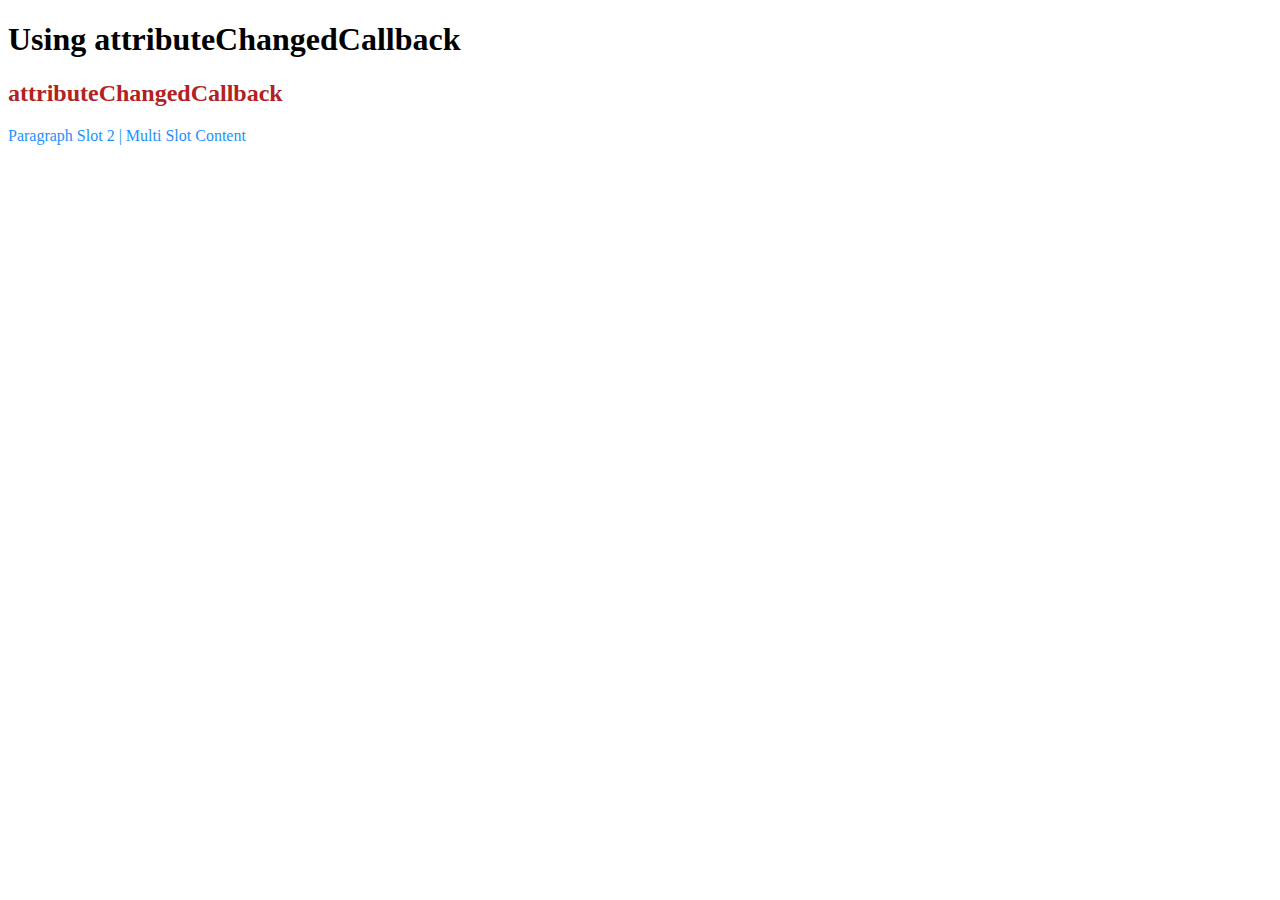
<file: AttributeChangedCallback/index.html>
<!DOCTYPE html>
<html lang="en">
<head>
    <meta charset="UTF-8">
    <title>Using Content Slot</title>
</head>
<body>
<h1>Using attributeChangedCallback</h1>

<my-element
        element = "attributeChangedCallback"
        paragraph="Paragraph Slot 2 | Multi Slot Content"
        img="https://plus.unsplash.com/premium_photo-1720503242835-b537741c9736?w=400&auto=format&fit=crop&q=60&ixlib=rb-4.0.3&ixid=M3wxMjA3fDB8MHxzZWFyY2h8NXx8d2ViJTIwY29tcG9uZW50c3xlbnwwfHwwfHx8MA%3D%3D"
>
</my-element>

<script type="module" src="my-element.js"></script>
</body>
</html>
</file>
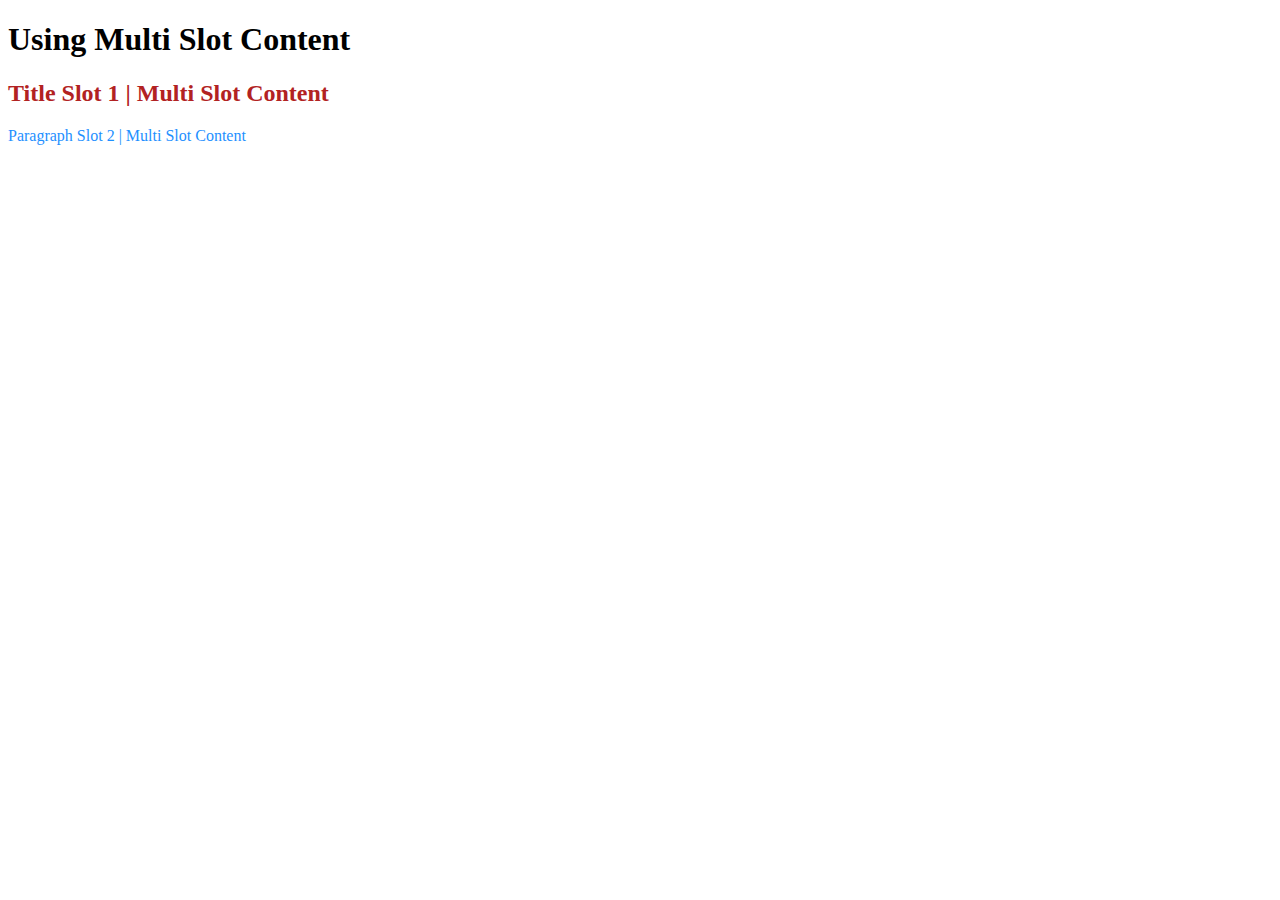
<file: Attributes/index.html>
<!DOCTYPE html>
<html lang="en">
<head>
    <meta charset="UTF-8">
    <title>Using Content Slot</title>
</head>
<body>
<h1>Using Multi Slot Content</h1>

<my-element
        title='Title Slot 1 | Multi Slot Content'
        paragraph='Paragraph Slot 2 | Multi Slot Content'
        img='https://plus.unsplash.com/premium_photo-1720503242835-b537741c9736?w=400&auto=format&fit=crop&q=60&ixlib=rb-4.0.3&ixid=M3wxMjA3fDB8MHxzZWFyY2h8NXx8d2ViJTIwY29tcG9uZW50c3xlbnwwfHwwfHx8MA%3D%3D'
>
</my-element>

<script type="module" src="my-element.js"></script>
</body>
</html>
</file>
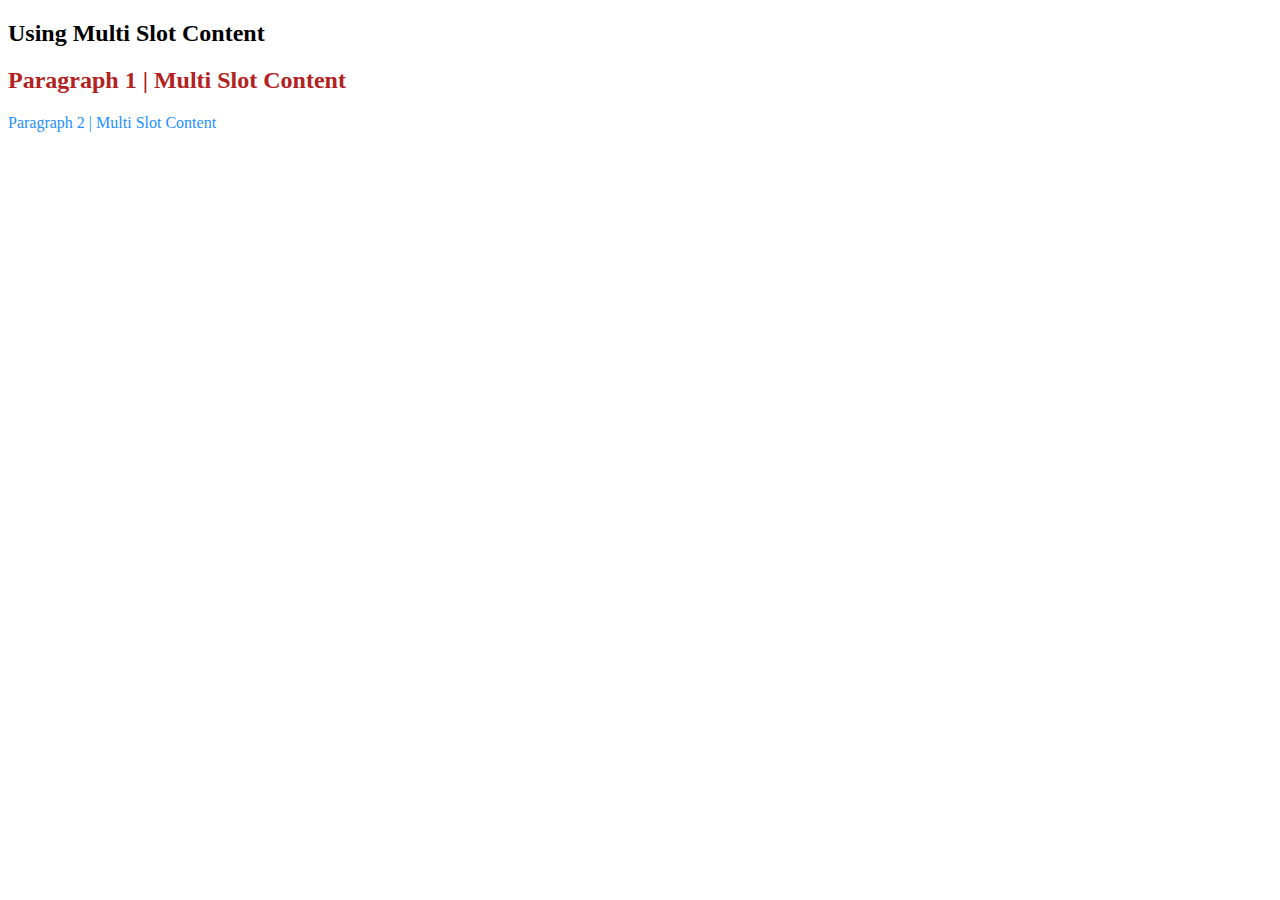
<file: ContentSlot/index.html>
<!DOCTYPE html>
<html lang="en">
<head>
    <meta charset="UTF-8">
    <title>Using Content Slot</title>
</head>
<body>
<h2>Using Multi Slot Content</h2>

<my-element>
    <span slot="paragraph-1">Paragraph 1 | Multi Slot Content</span>
    <span slot="paragraph-2">Paragraph 2 | Multi Slot Content</span>
</my-element>

<script type="module" src="my-element.js"></script>
</body>
</html>
</file>
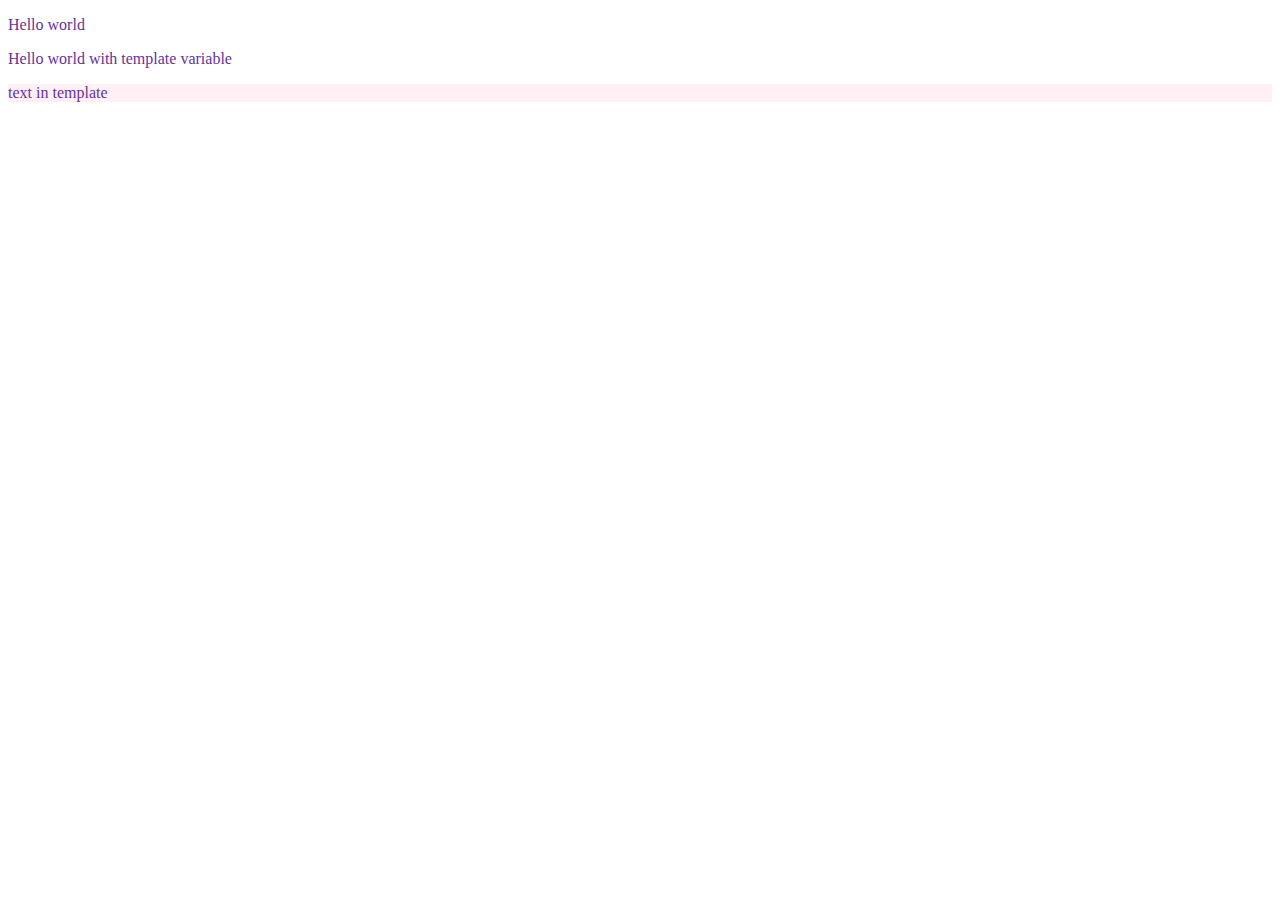
<file: CustomElements/index.html>
<!DOCTYPE html>
<html lang="en">
<head>
    <meta charset="UTF-8">
    <title>Using Web Components</title>
</head>
<body>
<my-element></my-element>

<script type="module" src="my-element.js"></script>
</body>
</html>
</file>
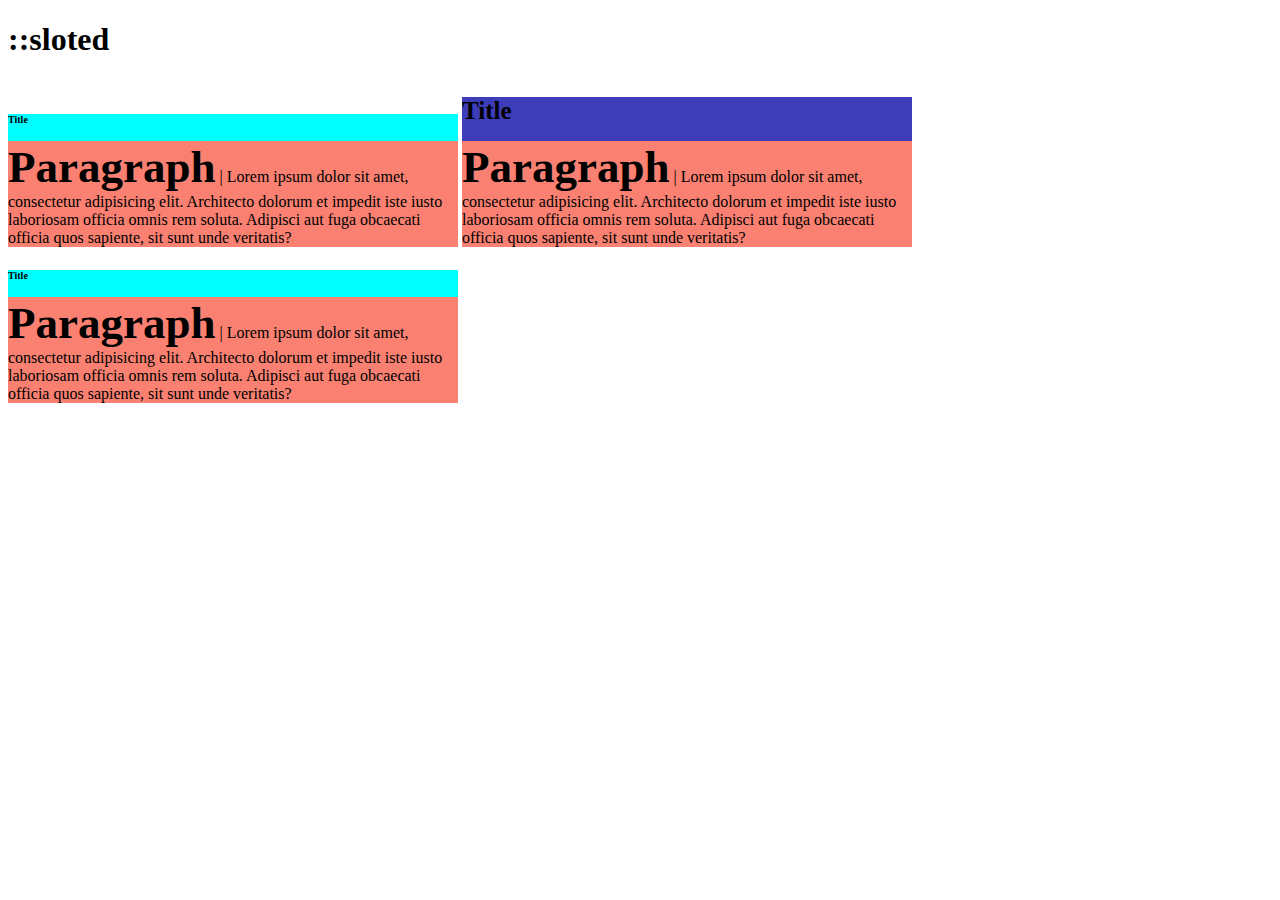
<file: CustomProperties/index.html>
<!DOCTYPE html>
<html lang="en">
<head>
  <meta charset="UTF-8">
  <title>Using Content Slot</title>
  <style>
    my-element{
      --primary-color: aqua;
      --heading-primary: 10px;
    }

    .second{
      --heading-primary: 25px;
      --primary-color: #3d3db9;
    }
  </style>
</head>
<body>
<h1>::sloted</h1>

<my-element>
  <div slot="title">Title</div>
  <span class="highlight" slot="highlight">Paragraph</span>
  <span slot="paragraph">
         | Lorem ipsum dolor sit amet, consectetur adipisicing elit. Architecto dolorum et impedit iste iusto laboriosam officia omnis rem soluta. Adipisci aut fuga obcaecati officia quos sapiente, sit sunt unde veritatis?
    </span>
</my-element>

<my-element class="second">
  <div slot="title">Title</div>
  <span class="highlight" slot="highlight">Paragraph</span>
  <span slot="paragraph">
         | Lorem ipsum dolor sit amet, consectetur adipisicing elit. Architecto dolorum et impedit iste iusto laboriosam officia omnis rem soluta. Adipisci aut fuga obcaecati officia quos sapiente, sit sunt unde veritatis?
    </span>
</my-element>

<my-element>
  <div slot="title">Title</div>
  <span class="highlight" slot="highlight">Paragraph</span>
  <span slot="paragraph">
         | Lorem ipsum dolor sit amet, consectetur adipisicing elit. Architecto dolorum et impedit iste iusto laboriosam officia omnis rem soluta. Adipisci aut fuga obcaecati officia quos sapiente, sit sunt unde veritatis?
    </span>
</my-element>

<script type="module" src="my-element.js"></script>
</body>
</html>
</file>
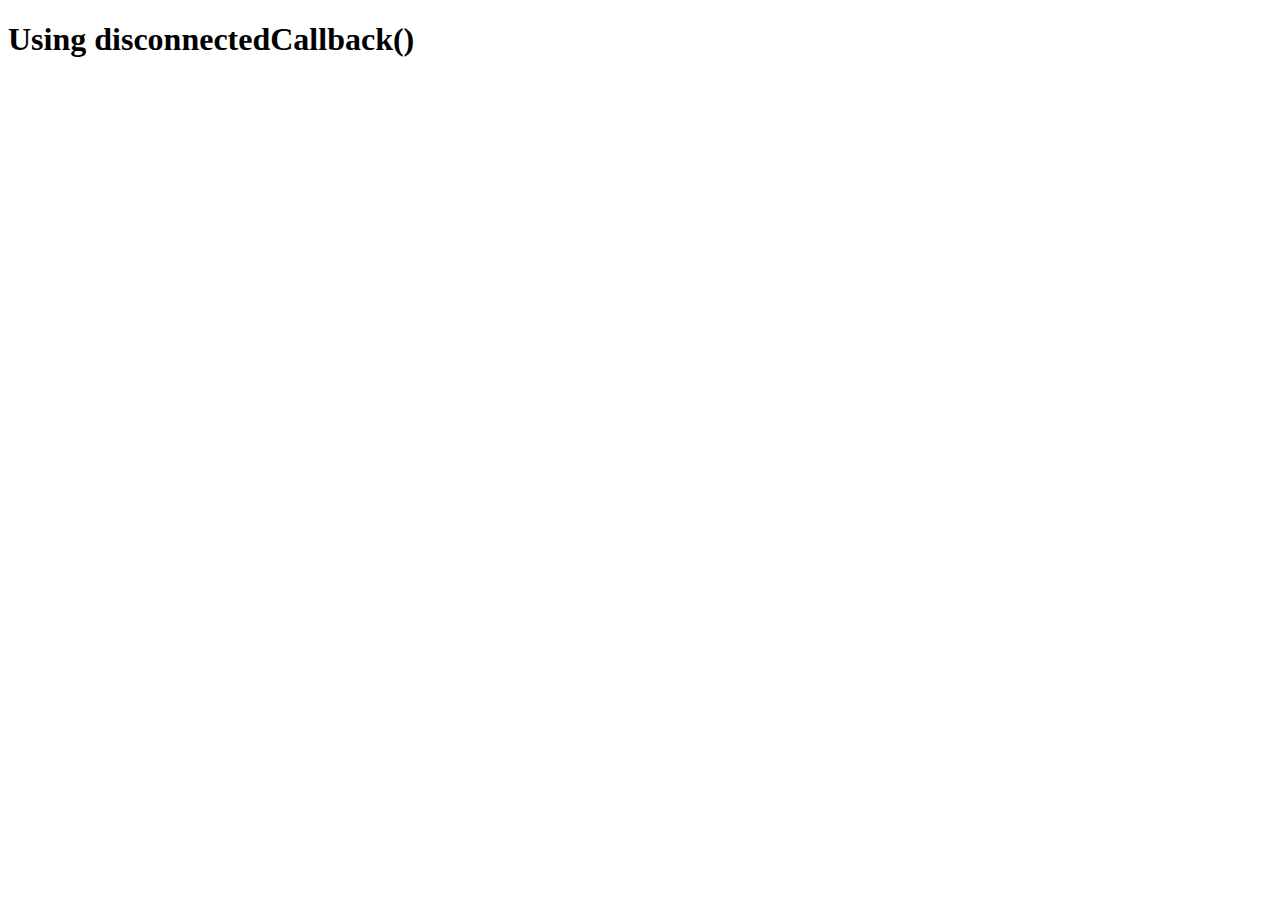
<file: DisconectedCallback/index.html>
<!DOCTYPE html>
<html lang="en">
<head>
    <meta charset="UTF-8">
    <title>Using disconnectedCallback</title>
</head>
<body>
<h1>Using disconnectedCallback()</h1>

<app-element>Hola</app-element>

<script type="module" src="./app.js"></script>
</body>
</html>
</file>
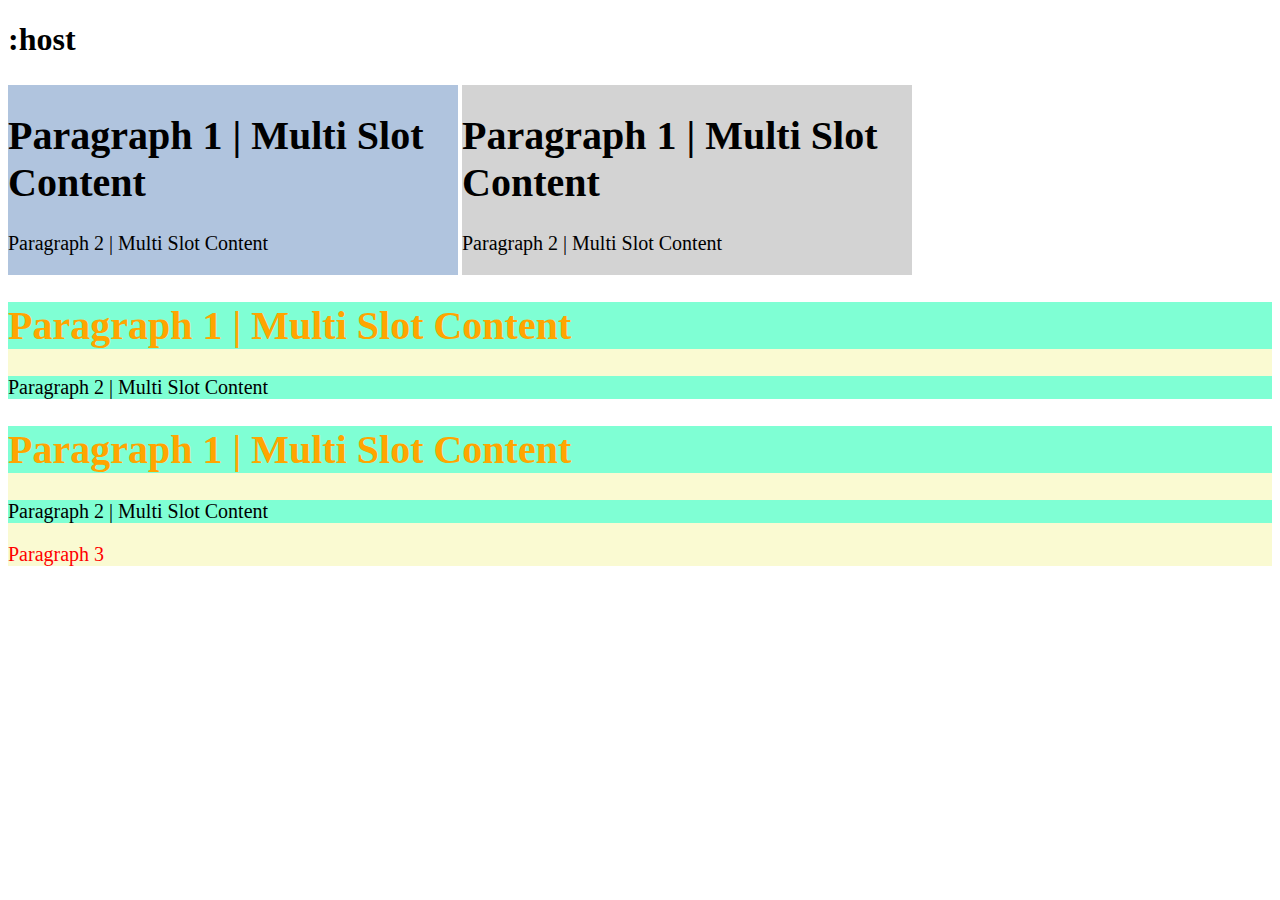
<file: host/index.html>
<!DOCTYPE html>
<html lang="en">
<head>
    <meta charset="UTF-8">
    <title>Using Content Slot</title>
</head>
<body>
<h1>:host</h1>

<my-element class="blue">
    <span slot="paragraph-1">Paragraph 1 | Multi Slot Content</span>
    <span slot="paragraph-2">Paragraph 2 | Multi Slot Content</span>
</my-element>
<my-element>
    <span slot="paragraph-1">Paragraph 1 | Multi Slot Content</span>
    <span slot="paragraph-2">Paragraph 2 | Multi Slot Content</span>
</my-element>

<article class="card">
    <my-element yellow>
        <span slot="paragraph-1">Paragraph 1 | Multi Slot Content</span>
        <span slot="paragraph-2">Paragraph 2 | Multi Slot Content</span>
    </my-element>
</article>

<article class="card">
    <my-element yellow>
        <span slot="paragraph-1" class="boltText">
            <span class="boltText">Paragraph 1</span> | Multi Slot Content</span>
        <span slot="paragraph-2">Paragraph 2 | Multi Slot Content</span>
        <p slot="paragraph-3">Paragraph 3</p>
    </my-element>
</article>

<script type="module" src="my-element.js"></script>
</body>
</html>
</file>
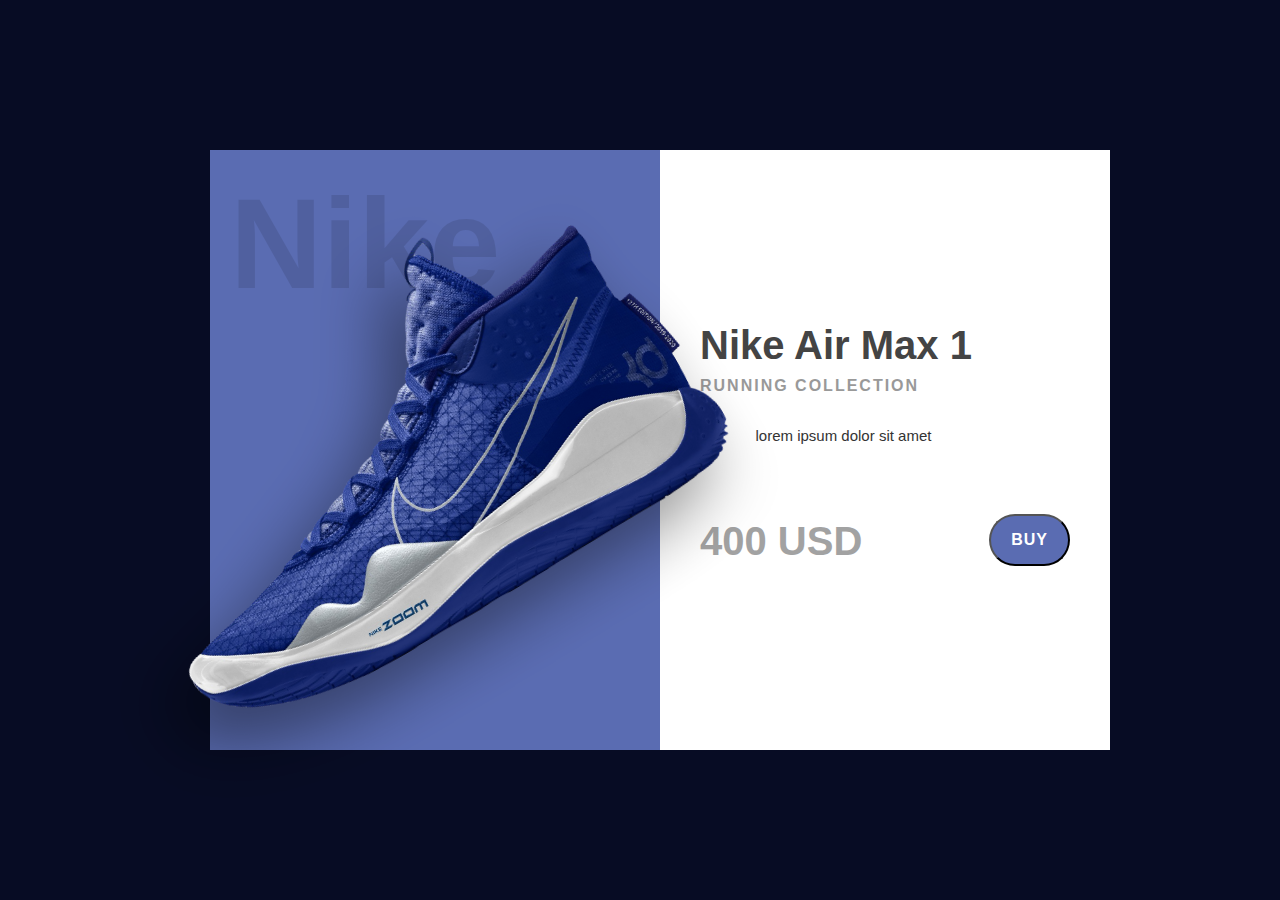
<file: Project/index.html>
<!DOCTYPE html>
<html lang="en">
<head>
    <meta charset="UTF-8">
    <link rel="stylesheet" href="./style.css">
    <title>Web Components Project</title>
</head>
<body>
<product-card
        img="./images/nike-blue.png"
        title="Nike Air Max 1"
        collection="Running collection"
        description="lorem ipsum dolor sit amet "
        price="400 USD"
></product-card>

<script type="module" src="./app.js"></script>
</body>
</html>
</file>
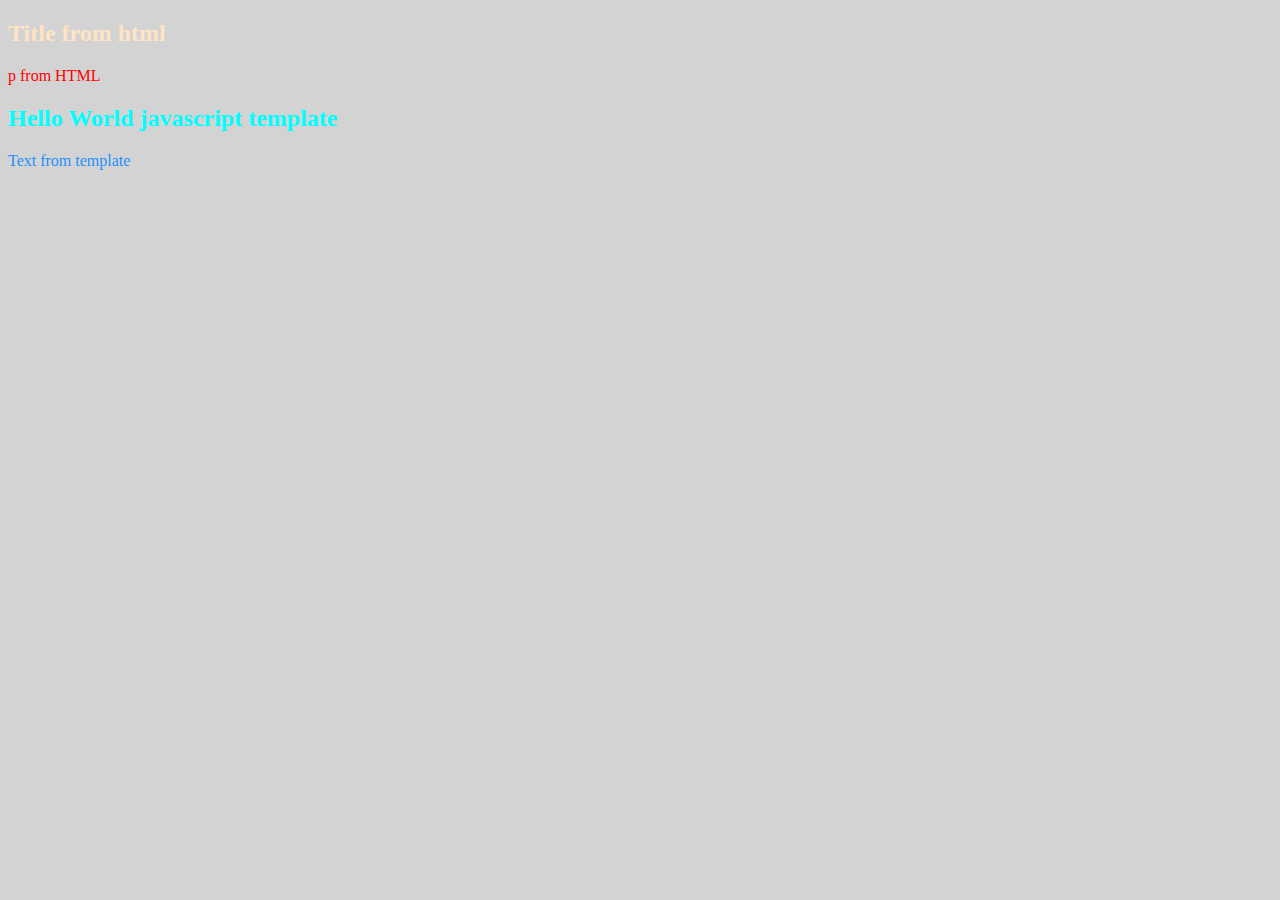
<file: ShadowDom/index.html>
<!DOCTYPE html>
<html lang="en">
<head>
    <meta charset="UTF-8">
    <title>Using Shadow DOM</title>
    <style>
        body{
            background-color: lightgrey;
        }
        .title{
            color: bisque;
        }

        .text{
            color: red;
        }
    </style>
</head>
<body>
<h2 class="title">Title from html</h2>
<div>
    <p class="text">p from HTML</p>
</div>

<my-element></my-element>

<script type="module" src="my-element.js"></script>
<script>
    const a = document.querySelectorAll('.title')
    console.log(a)
</script>
</body>
</html>
</file>
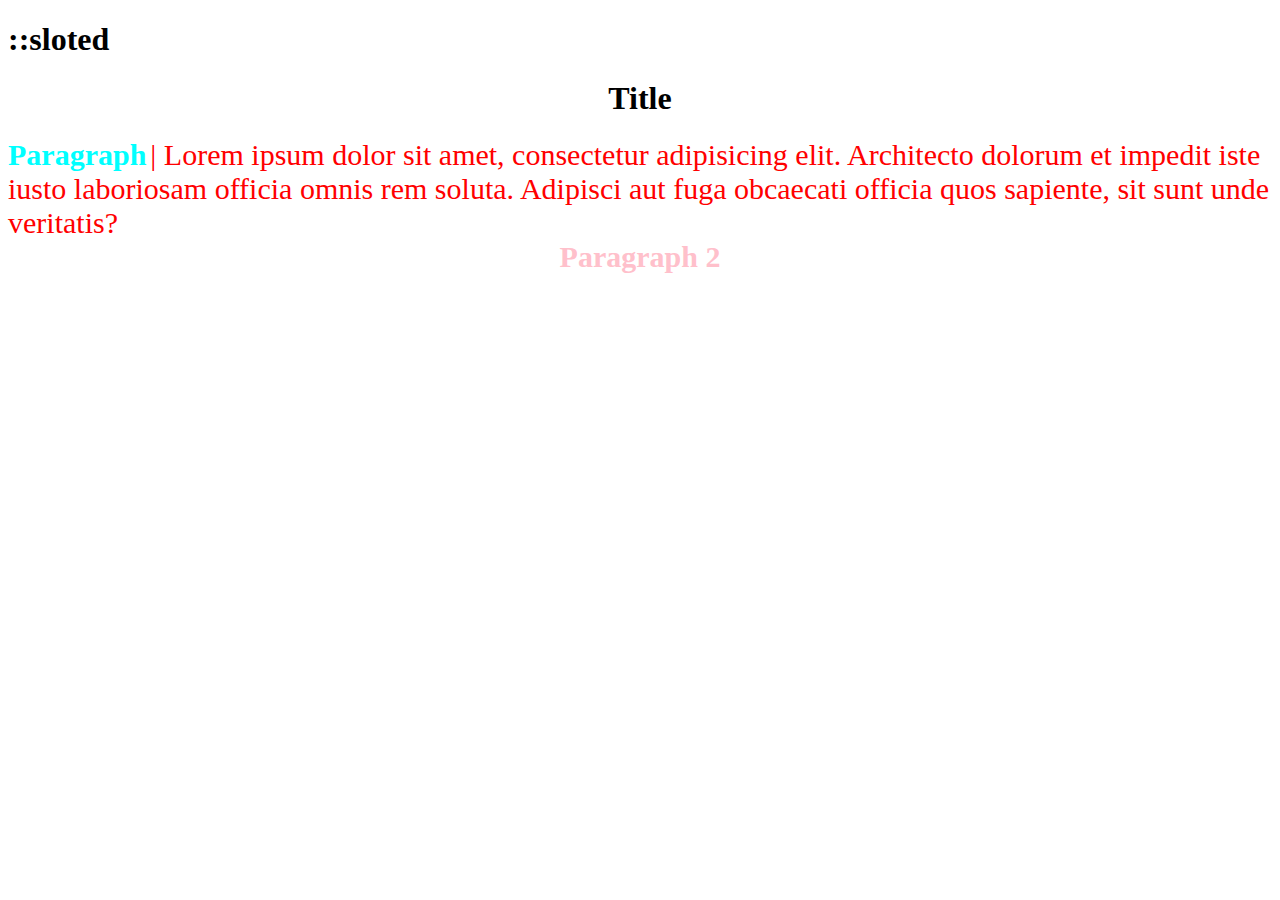
<file: Sloted/index.html>
<!DOCTYPE html>
<html lang="en">
<head>
    <meta charset="UTF-8">
    <title>Using Content Slot</title>
</head>
<body>
<h1>::sloted</h1>

<my-element class="highlight">
    <div slot="title">Title</div>
    <span class="bold" slot="bold">Paragraph</span>
    <span slot="paragraph">
         | Lorem ipsum dolor sit amet, consectetur adipisicing elit. Architecto dolorum et impedit iste iusto laboriosam officia omnis rem soluta. Adipisci aut fuga obcaecati officia quos sapiente, sit sunt unde veritatis?
    </span>
    <div slot="div-slot" class="paragraph-2">Paragraph 2</div>

</my-element>

<script type="module" src="my-element.js"></script>
</body>
</html>
</file>
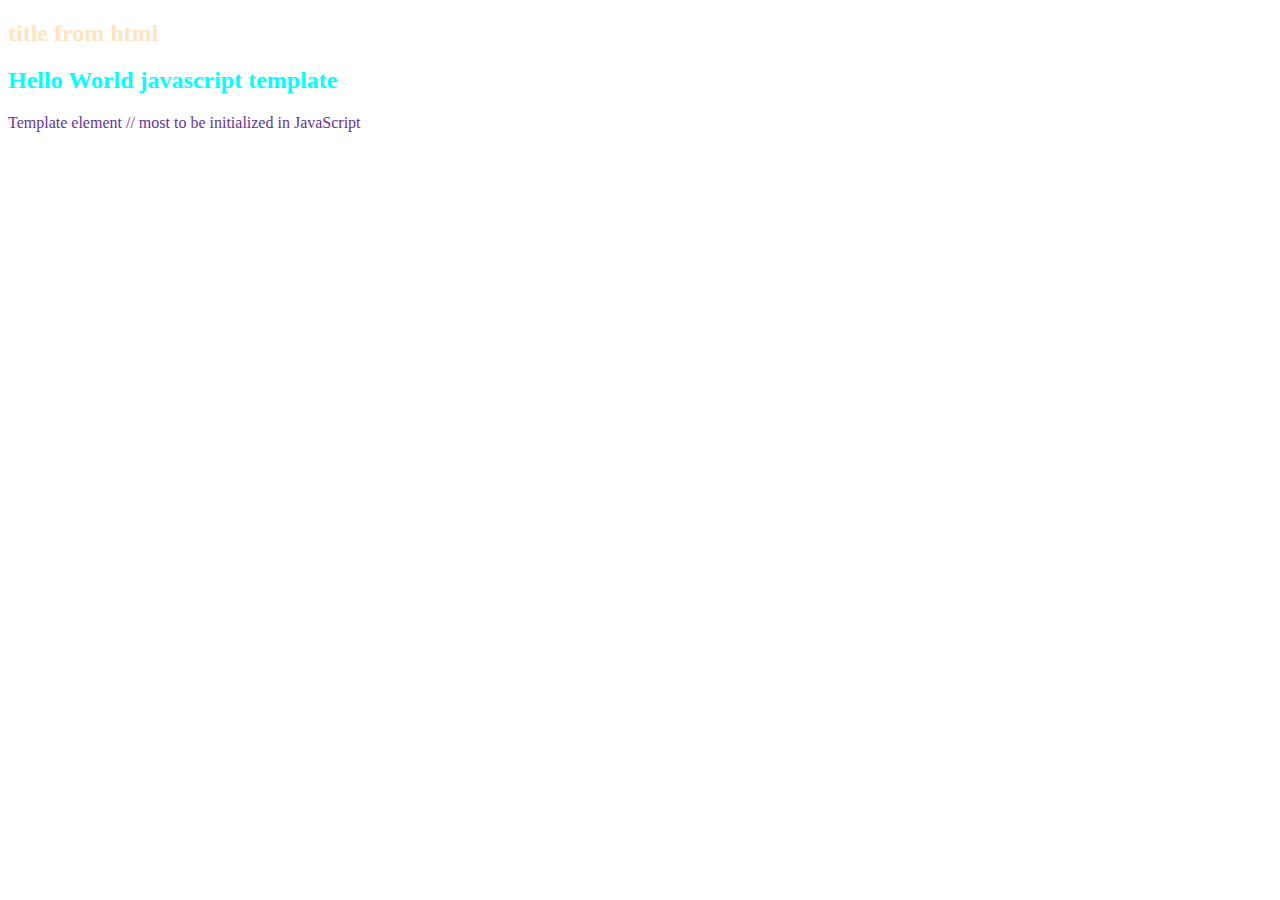
<file: Templates/index.html>
<!DOCTYPE html>
<html lang="en">
<head>
    <meta charset="UTF-8">
    <title>Using Templates</title>
    <style>
        h2{
            color: red
        }

        .title{
            color: bisque;
        }
    </style>
</head>
<body>
<h2 class="title">title from html</h2>

<my-element></my-element>

<script type="module" src="my-element.js"></script>
</body>
</html>
</file>
<file: Project/style.css>
*{
    margin: 0;
    padding: 0;
}

body{
    display: flex;
    justify-content: center;
    align-items: center;
    width: 100%;
    min-height: 100vh;
    font-family: Arial, Helvetica, sans-serif;
    background-color: #070c24
}
</file>
